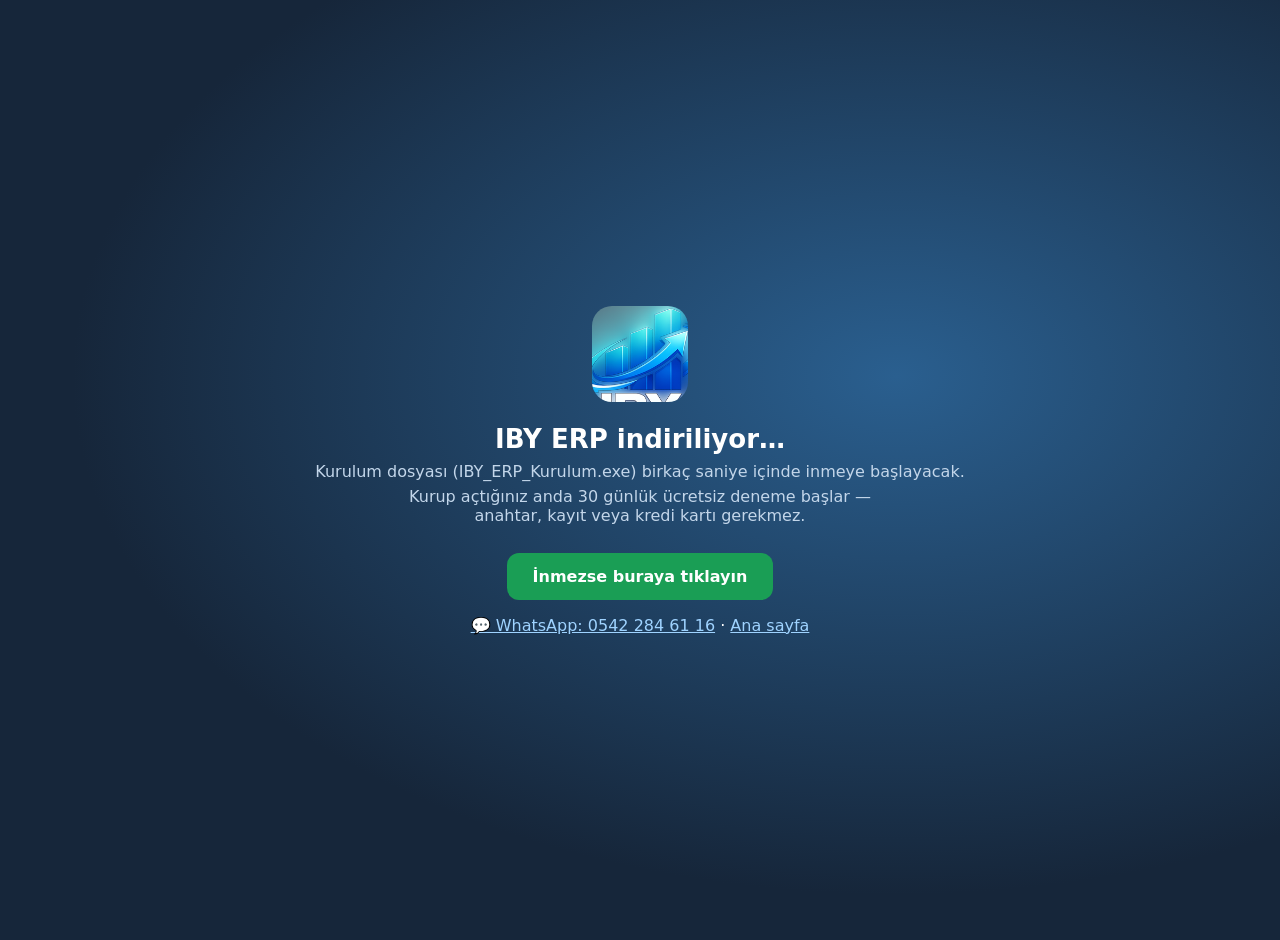
<file: indir/index.html>
<!doctype html>
<html lang="tr">
<head>
<meta charset="utf-8">
<meta name="viewport" content="width=device-width, initial-scale=1">
<title>IBY ERP İndir — Ücretsiz 30 Gün Deneme</title>
<meta name="description" content="IBY ERP Windows kurulum dosyasını indirin. Türkçe ERP, depo ve stok programı — 30 gün ücretsiz deneme.">
<link rel="canonical" href="https://ibyerp.com/indir/">
<link rel="icon" href="../favicon.ico">
<meta http-equiv="refresh" content="3; url=https://github.com/issali16-byte/iby-erp-surumler/releases/latest/download/IBY_ERP_Kurulum.exe">
<style>
  body { margin: 0; min-height: 100vh; display: grid; place-items: center; font-family: 'Segoe UI', system-ui, sans-serif;
         background: radial-gradient(ellipse at 70% 40%, #2a5f8f 0%, #16263a 65%); color: #fff; text-align: center; padding: 20px; }
  img { width: 96px; height: 96px; border-radius: 20px; }
  h1 { font-size: 26px; margin: 18px 0 8px; }
  p { color: #c3d6ea; margin: 6px 0; }
  a.dugme { display: inline-block; margin-top: 22px; padding: 14px 26px; border-radius: 12px; background: #1A9E55; color: #fff;
            font-weight: 700; text-decoration: none; }
  a.geri { display: inline-block; margin-top: 16px; color: #9fd3ff; }
</style>
<!-- Ziyaretçi sayacı (GoatCounter): bu sayfaya giriş = indirme tıklaması -->
<script data-goatcounter="https://ibyerp.goatcounter.com/count" async src="//gc.zgo.at/count.js"></script>
</head>
<body>
  <div>
    <img src="../img/apple-touch-icon.png" alt="IBY ERP">
    <h1>IBY ERP indiriliyor…</h1>
    <p>Kurulum dosyası (IBY_ERP_Kurulum.exe) birkaç saniye içinde inmeye başlayacak.</p>
    <p>Kurup açtığınız anda 30 günlük ücretsiz deneme başlar —<br>anahtar, kayıt veya kredi kartı gerekmez.</p>
    <a class="dugme" data-goatcounter-click="indir-elle" href="https://github.com/issali16-byte/iby-erp-surumler/releases/latest/download/IBY_ERP_Kurulum.exe">İnmezse buraya tıklayın</a><br>
    <a class="geri" data-goatcounter-click="whatsapp-indir" href="https://wa.me/905422846116?text=Merhaba%2C%20IBY%20ERP%20hakk%C4%B1nda%20bilgi%20almak%20istiyorum.">💬 WhatsApp: 0542 284 61 16</a> ·
    <a class="geri" href="../">Ana sayfa</a>
  </div>
</body>
</html>
</file>
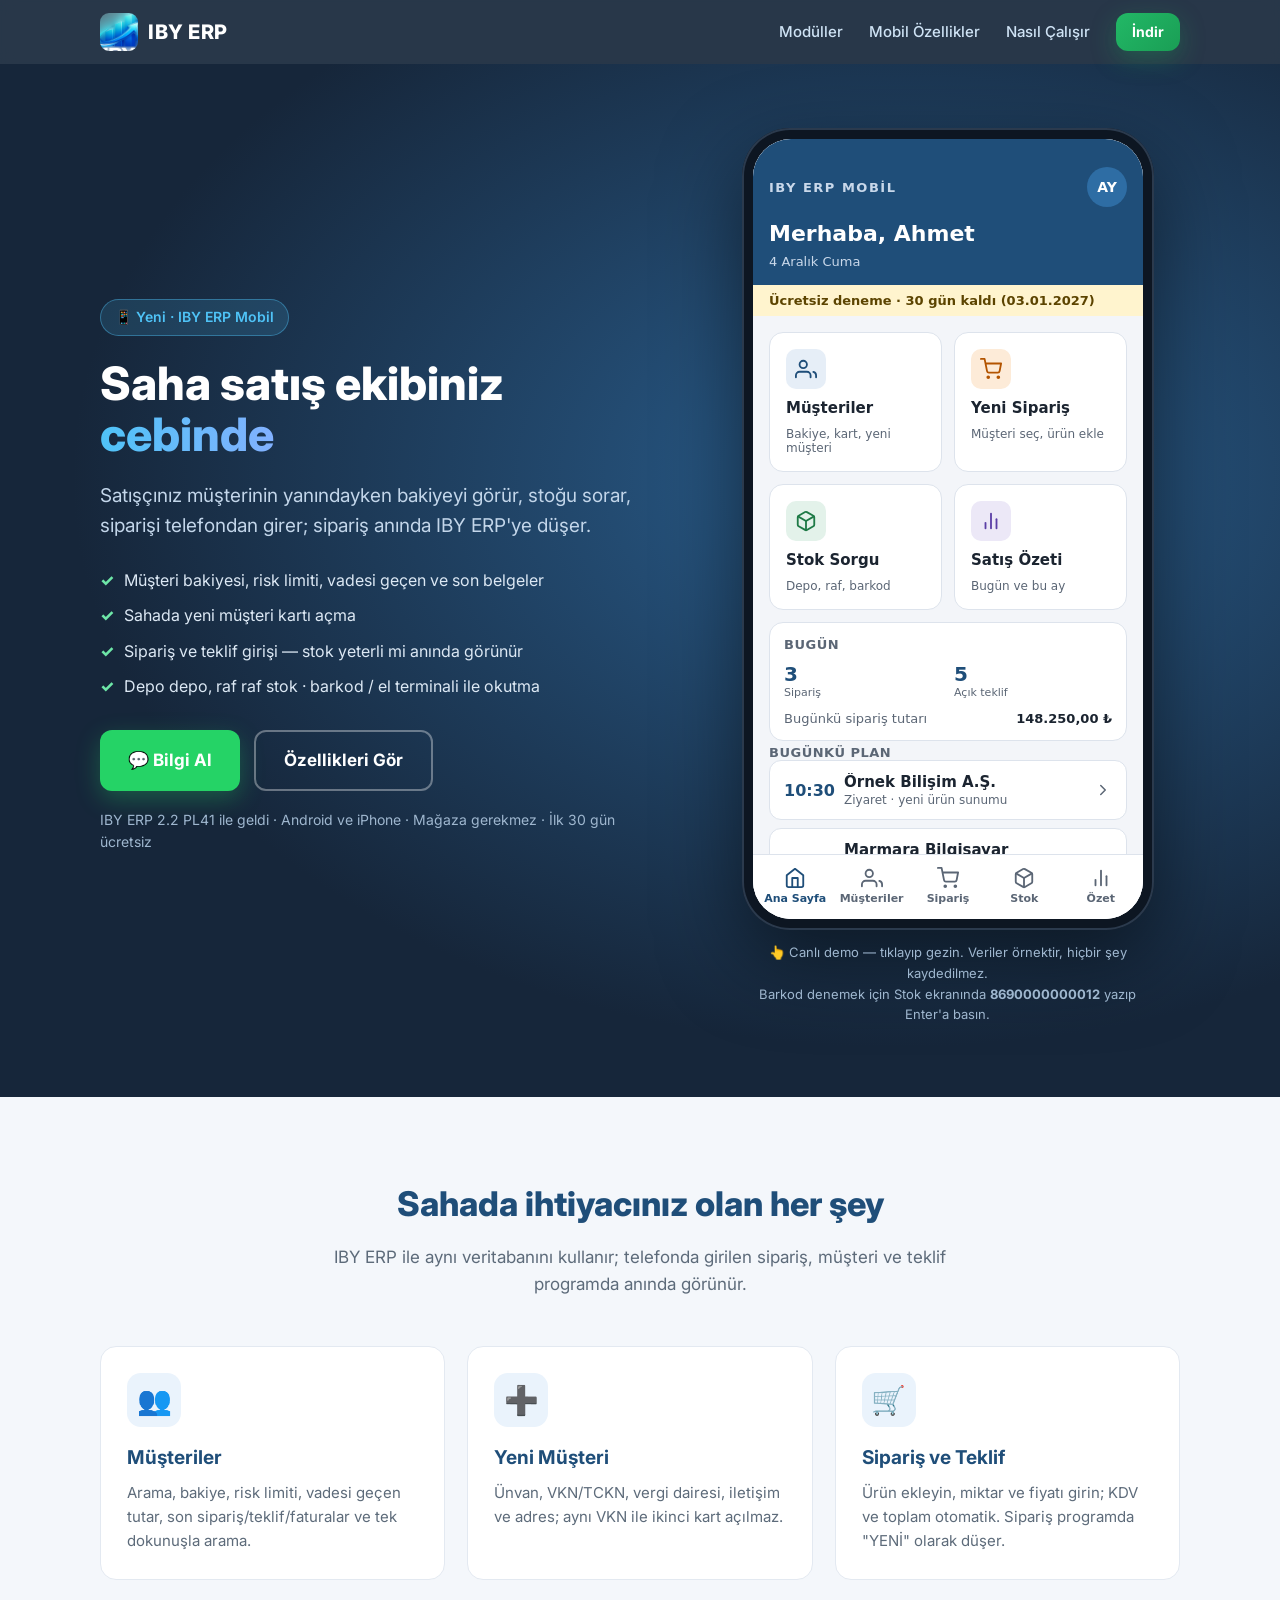
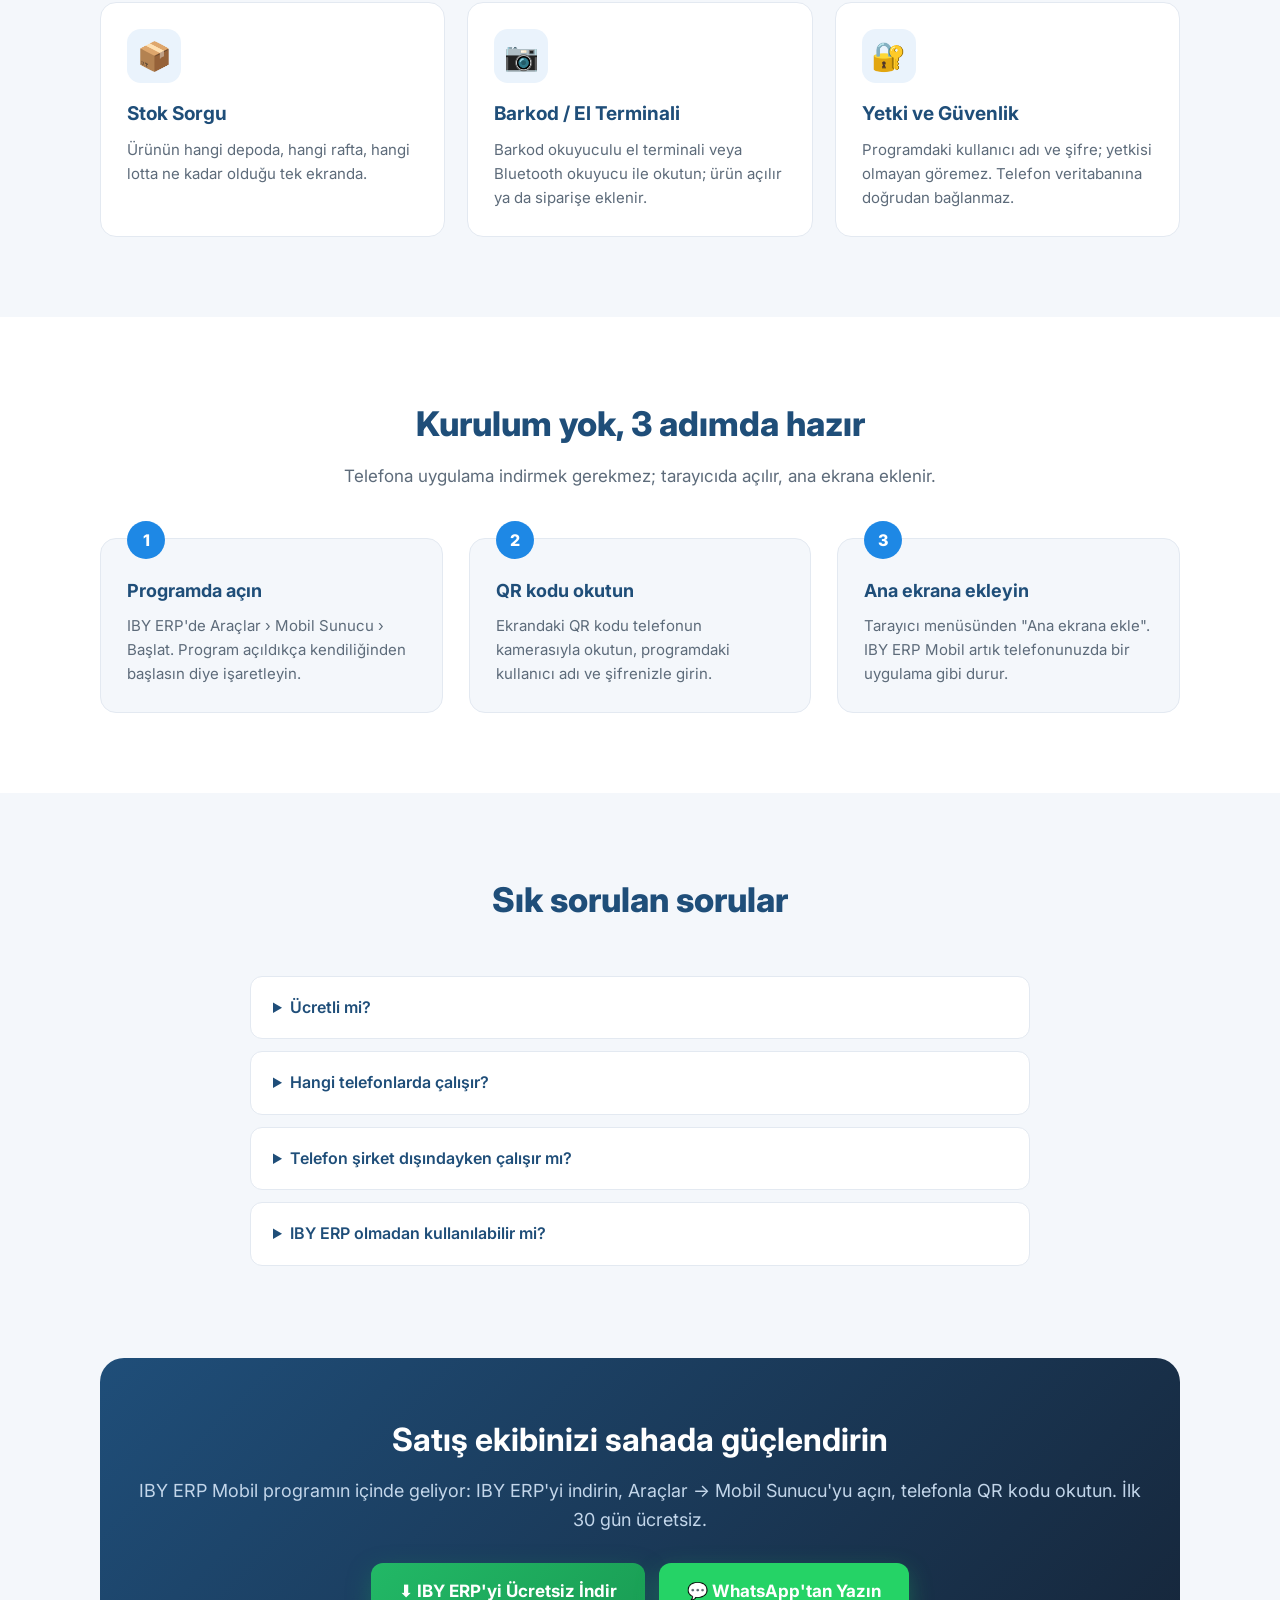
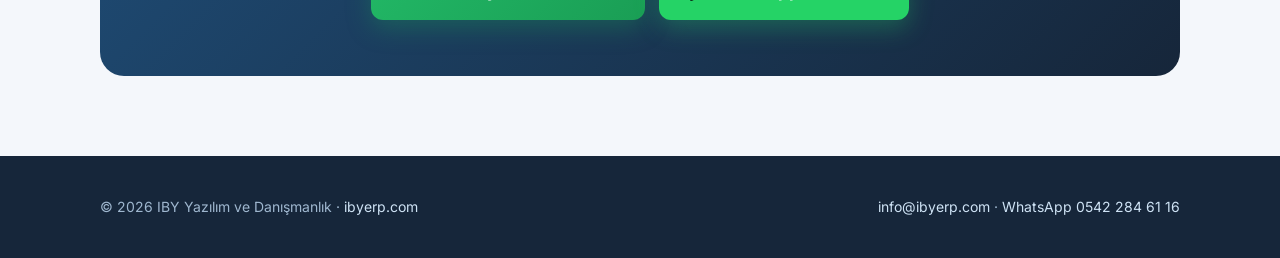
<file: mobil/index.html>
<!doctype html>
<html lang="tr">
<head>
<meta charset="utf-8">
<meta name="viewport" content="width=device-width, initial-scale=1">
<title>IBY ERP Mobil — Saha Satış, Stok ve Sipariş Uygulaması</title>
<meta name="description" content="IBY ERP Mobil: sahadaki satış ekibi için telefon uygulaması. Müşteri bakiyesi, yeni müşteri, sipariş ve teklif girişi, depo ve raf bazında stok, barkod / el terminali. Canlı demoyu hemen deneyin.">
<meta name="keywords" content="mobil ERP, saha satış uygulaması, mobil sipariş, mobil stok takip, el terminali, barkod okuyucu, depo uygulaması, mobil CRM, cari takip, teklif uygulaması">
<meta name="theme-color" content="#1F4E79">
<link rel="canonical" href="https://ibyerp.com/mobil/">
<link rel="icon" href="/favicon.ico">
<meta property="og:type" content="website">
<meta property="og:locale" content="tr_TR">
<meta property="og:site_name" content="IBY ERP">
<meta property="og:title" content="IBY ERP Mobil — saha satış ekibiniz cebinde">
<meta property="og:description" content="Müşteri, stok, sipariş ve teklif telefonda. Canlı demoyu deneyin.">
<meta property="og:url" content="https://ibyerp.com/mobil/">
<meta property="og:image" content="https://ibyerp.com/img/og.jpg">
<link rel="preconnect" href="https://fonts.googleapis.com">
<link rel="preconnect" href="https://fonts.gstatic.com" crossorigin>
<link href="https://fonts.googleapis.com/css2?family=Inter:wght@400;500;600;700;800&display=swap" rel="stylesheet">
<style>
  :root { --lacivert:#1F4E79; --koyu:#16263a; --mavi:#1e88e5; --acik-mavi:#4fc3f7; --yesil:#1A9E55; --wa:#25D366;
          --metin:#1d2733; --gri:#5d6b7a; --zemin:#f4f7fb; --kart:#ffffff; --cizgi:#e3e9f1; }
  * { box-sizing: border-box; margin: 0; padding: 0; }
  html { scroll-behavior: smooth; }
  body { font-family: 'Inter', 'Segoe UI', system-ui, sans-serif; color: var(--metin); background: var(--zemin); line-height: 1.6; }
  a { color: inherit; text-decoration: none; }
  .kap { max-width: 1120px; margin: 0 auto; padding: 0 20px; }
  header { position: sticky; top: 0; z-index: 10; background: rgba(22, 38, 58, .92); backdrop-filter: blur(8px); }
  header .kap { display: flex; align-items: center; justify-content: space-between; height: 64px; }
  .marka { display: flex; align-items: center; gap: 10px; color: #fff; font-weight: 800; font-size: 20px; letter-spacing: .5px; }
  .marka img { width: 38px; height: 38px; border-radius: 9px; }
  nav { display: flex; gap: 26px; align-items: center; }
  nav a { color: #cfe3f5; font-size: 15px; font-weight: 500; }
  nav a:hover { color: #fff; }
  nav .dugme { padding: 8px 16px; font-size: 14px; }
  .dugme { display: inline-flex; align-items: center; gap: 10px; padding: 15px 28px; border-radius: 12px; font-weight: 700; font-size: 17px; transition: transform .15s; }
  .dugme:hover { transform: translateY(-2px); }
  .indir { background: linear-gradient(135deg, #22b866, var(--yesil)); color: #fff; box-shadow: 0 8px 24px rgba(26,158,85,.35); }
  .wa { background: var(--wa); color: #fff; box-shadow: 0 8px 24px rgba(37,211,102,.3); }
  .cerceve { border: 2px solid rgba(255,255,255,.35); color: #fff; }
  .giris { background: radial-gradient(ellipse at 70% 40%, #2a5f8f 0%, var(--koyu) 65%); color: #fff; padding: 64px 0 72px; overflow: hidden; }
  .giris .kap { display: grid; grid-template-columns: minmax(0, 1.1fr) minmax(0, .9fr); gap: 48px; align-items: center; }
  .rozet { display: inline-block; background: rgba(79,195,247,.15); color: var(--acik-mavi); border: 1px solid rgba(79,195,247,.4); padding: 6px 14px; border-radius: 30px; font-size: 14px; font-weight: 600; margin-bottom: 22px; }
  h1 { font-size: 46px; line-height: 1.12; font-weight: 800; margin-bottom: 20px; }
  h1 span { background: linear-gradient(90deg, var(--acik-mavi), #82b1ff); -webkit-background-clip: text; background-clip: text; color: transparent; }
  .giris p.alt { font-size: 19px; color: #c3d6ea; margin-bottom: 26px; max-width: 540px; }
  .maddeler { list-style: none; display: grid; gap: 10px; margin-bottom: 30px; color: #dce8f4; font-size: 16px; }
  .maddeler li::before { content: "✓"; color: #6ee7a8; font-weight: 800; margin-right: 10px; }
  .dugmeler { display: flex; gap: 14px; flex-wrap: wrap; }
  .not { margin-top: 18px; font-size: 14px; color: #9fb7cf; }
  .telefon { justify-self: center; width: 100%; max-width: 412px; display: flex; flex-direction: column; align-items: center; gap: 12px; }
  .govde { width: 100%; padding: 11px; border-radius: 48px; background: #0d1622; box-shadow: 0 30px 80px rgba(0,0,0,.5), 0 0 0 2px #2b3a4d inset; }
  .govde iframe { display: block; width: 100%; height: 780px; border: 0; border-radius: 38px; background: #F3F5F9; }
  .telefon small { color: #9fb7cf; font-size: 13px; text-align: center; }
  section { padding: 80px 0; }
  .baslik { text-align: center; max-width: 680px; margin: 0 auto 48px; }
  .baslik h2 { font-size: 34px; font-weight: 800; color: var(--lacivert); margin-bottom: 12px; }
  .baslik p { color: var(--gri); font-size: 17px; }
  .izgara { display: grid; grid-template-columns: repeat(3, 1fr); gap: 22px; }
  .kart { background: var(--kart); border: 1px solid var(--cizgi); border-radius: 16px; padding: 26px; }
  .kart .ikon { font-size: 28px; width: 54px; height: 54px; display: grid; place-items: center; background: #eaf3fc; border-radius: 14px; margin-bottom: 16px; }
  .kart h3 { font-size: 19px; color: var(--lacivert); margin-bottom: 8px; }
  .kart p { color: var(--gri); font-size: 15px; }
  .adimlar-bolum { background: var(--kart); }
  .adimlar { display: grid; grid-template-columns: repeat(3, 1fr); gap: 26px; counter-reset: adim; }
  .adim { position: relative; padding: 30px 26px 26px; border-radius: 16px; background: var(--zemin); border: 1px solid var(--cizgi); }
  .adim::before { counter-increment: adim; content: counter(adim); position: absolute; top: -18px; left: 26px; width: 38px; height: 38px; border-radius: 50%; background: var(--mavi); color: #fff; font-weight: 800; display: grid; place-items: center; }
  .adim h3 { font-size: 18px; color: var(--lacivert); margin: 8px 0; }
  .adim p { color: var(--gri); font-size: 15px; }
  .cagri { background: linear-gradient(135deg, var(--lacivert), var(--koyu)); color: #fff; text-align: center; border-radius: 24px; padding: 56px 30px; }
  .cagri h2 { font-size: 32px; margin-bottom: 12px; }
  .cagri p { color: #c3d6ea; font-size: 18px; margin-bottom: 28px; }
  .cagri .dugmeler { justify-content: center; }
  .sss { max-width: 780px; margin: 0 auto; }
  details { background: var(--kart); border: 1px solid var(--cizgi); border-radius: 12px; padding: 18px 22px; margin-bottom: 12px; }
  summary { cursor: pointer; font-weight: 600; color: var(--lacivert); font-size: 16px; }
  details p { margin-top: 10px; color: var(--gri); font-size: 15px; }
  footer { background: var(--koyu); color: #9fb7cf; padding: 40px 0; font-size: 14px; }
  footer .kap { display: flex; justify-content: space-between; flex-wrap: wrap; gap: 16px; }
  footer a { color: #cfe3f5; }
  @media (max-width: 900px) {
    .giris .kap { grid-template-columns: minmax(0, 1fr); text-align: center; }
    .giris p.alt { margin-left: auto; margin-right: auto; }
    .maddeler { text-align: left; max-width: 460px; margin-left: auto; margin-right: auto; }
    .dugmeler { justify-content: center; }
    h1 { font-size: 34px; }
    .izgara, .adimlar { grid-template-columns: 1fr 1fr; }
    nav a:not(.dugme) { display: none; }
  }
  @media (max-width: 600px) {
    .izgara, .adimlar { grid-template-columns: 1fr; }
    h1 { font-size: 29px; }
    .baslik h2, .cagri h2 { font-size: 26px; }
    section { padding: 56px 0; }
    .dugme { width: 100%; justify-content: center; }
    .govde { padding: 6px; border-radius: 34px; }
    .govde iframe { height: 680px; border-radius: 28px; }
  }
</style>
<script data-goatcounter="https://ibyerp.goatcounter.com/count" async src="//gc.zgo.at/count.js"></script>
</head>
<body>
<header>
  <div class="kap">
    <a class="marka" href="/"><img src="/img/apple-touch-icon.png" alt="IBY ERP logosu">IBY ERP</a>
    <nav>
      <a href="/#moduller">Modüller</a>
      <a href="#ozellikler">Mobil Özellikler</a>
      <a href="#nasil">Nasıl Çalışır</a>
      <a class="dugme indir" data-goatcounter-click="indir-mobil-menu" href="/indir/">İndir</a>
    </nav>
  </div>
</header>

<main>
<section class="giris">
  <div class="kap">
    <div>
      <div class="rozet">📱 Yeni · IBY ERP Mobil</div>
      <h1>Saha satış ekibiniz <span>cebinde</span></h1>
      <p class="alt">Satışçınız müşterinin yanındayken bakiyeyi görür, stoğu sorar, siparişi telefondan girer; sipariş anında IBY ERP'ye düşer.</p>
      <ul class="maddeler">
        <li>Müşteri bakiyesi, risk limiti, vadesi geçen ve son belgeler</li>
        <li>Sahada yeni müşteri kartı açma</li>
        <li>Sipariş ve teklif girişi — stok yeterli mi anında görünür</li>
        <li>Depo depo, raf raf stok · barkod / el terminali ile okutma</li>
      </ul>
      <div class="dugmeler">
        <a class="dugme wa" data-goatcounter-click="whatsapp-mobil-ust" href="https://wa.me/905422846116?text=Merhaba%2C%20IBY%20ERP%20Mobil%20hakk%C4%B1nda%20bilgi%20almak%20istiyorum.">💬 Bilgi Al</a>
        <a class="dugme cerceve" href="#ozellikler">Özellikleri Gör</a>
      </div>
      <div class="not">IBY ERP 2.2 PL41 ile geldi · Android ve iPhone · Mağaza gerekmez · İlk 30 gün ücretsiz</div>
    </div>
    <div class="telefon">
      <div class="govde"><iframe src="demo/?v=4" title="IBY ERP Mobil canlı demo" loading="lazy"></iframe></div>
      <small>👆 Canlı demo — tıklayıp gezin. Veriler örnektir, hiçbir şey kaydedilmez.<br>Barkod denemek için Stok ekranında <b>8690000000012</b> yazıp Enter'a basın.</small>
    </div>
  </div>
</section>

<section id="ozellikler">
  <div class="kap">
    <div class="baslik">
      <h2>Sahada ihtiyacınız olan her şey</h2>
      <p>IBY ERP ile aynı veritabanını kullanır; telefonda girilen sipariş, müşteri ve teklif programda anında görünür.</p>
    </div>
    <div class="izgara">
      <div class="kart"><div class="ikon">👥</div><h3>Müşteriler</h3><p>Arama, bakiye, risk limiti, vadesi geçen tutar, son sipariş/teklif/faturalar ve tek dokunuşla arama.</p></div>
      <div class="kart"><div class="ikon">➕</div><h3>Yeni Müşteri</h3><p>Ünvan, VKN/TCKN, vergi dairesi, iletişim ve adres; aynı VKN ile ikinci kart açılmaz.</p></div>
      <div class="kart"><div class="ikon">🛒</div><h3>Sipariş ve Teklif</h3><p>Ürün ekleyin, miktar ve fiyatı girin; KDV ve toplam otomatik. Sipariş programda "YENİ" olarak düşer.</p></div>
      <div class="kart"><div class="ikon">📦</div><h3>Stok Sorgu</h3><p>Ürünün hangi depoda, hangi rafta, hangi lotta ne kadar olduğu tek ekranda.</p></div>
      <div class="kart"><div class="ikon">📷</div><h3>Barkod / El Terminali</h3><p>Barkod okuyuculu el terminali veya Bluetooth okuyucu ile okutun; ürün açılır ya da siparişe eklenir.</p></div>
      <div class="kart"><div class="ikon">🔐</div><h3>Yetki ve Güvenlik</h3><p>Programdaki kullanıcı adı ve şifre; yetkisi olmayan göremez. Telefon veritabanına doğrudan bağlanmaz.</p></div>
    </div>
  </div>
</section>

<section id="nasil" class="adimlar-bolum">
  <div class="kap">
    <div class="baslik">
      <h2>Kurulum yok, 3 adımda hazır</h2>
      <p>Telefona uygulama indirmek gerekmez; tarayıcıda açılır, ana ekrana eklenir.</p>
    </div>
    <div class="adimlar">
      <div class="adim"><h3>Programda açın</h3><p>IBY ERP'de Araçlar › Mobil Sunucu › Başlat. Program açıldıkça kendiliğinden başlasın diye işaretleyin.</p></div>
      <div class="adim"><h3>QR kodu okutun</h3><p>Ekrandaki QR kodu telefonun kamerasıyla okutun, programdaki kullanıcı adı ve şifrenizle girin.</p></div>
      <div class="adim"><h3>Ana ekrana ekleyin</h3><p>Tarayıcı menüsünden "Ana ekrana ekle". IBY ERP Mobil artık telefonunuzda bir uygulama gibi durur.</p></div>
    </div>
  </div>
</section>

<section>
  <div class="kap">
    <div class="baslik"><h2>Sık sorulan sorular</h2></div>
    <div class="sss">
      <details><summary>Ücretli mi?</summary><p>İlk 30 gün ücretsizdir. Sonrasında IBY ERP lisansınıza ek modül olarak eklenir; fiyat için bize WhatsApp'tan yazın.</p></details>
      <details><summary>Hangi telefonlarda çalışır?</summary><p>Güncel Android ve iPhone telefonların tarayıcısında çalışır. Telefonun kamerasıyla barkod okutulabilir; barkod okuyuculu el terminallerinde (Android) de kullanılabilir.</p></details>
      <details><summary>Telefon şirket dışındayken çalışır mı?</summary><p>Evet. Şirket ağında (Wi-Fi) doğrudan çalışır; sahada mobil veriyle de güvenli bir https adresinden bağlanır. Modemde port açmak gerekmez, şirket ağı dışarıya açılmaz. Dışarıdan erişimi kurulumda biz ayarlıyoruz.</p></details>
      <details><summary>IBY ERP olmadan kullanılabilir mi?</summary><p>Hayır. IBY ERP Mobil, IBY ERP'nin verisini kullanır; önce programı kurun. Program 30 gün ücretsiz denenebilir.</p></details>
    </div>
  </div>
</section>

<section style="padding-top: 0">
  <div class="kap">
    <div class="cagri">
      <h2>Satış ekibinizi sahada güçlendirin</h2>
      <p>IBY ERP Mobil programın içinde geliyor: IBY ERP'yi indirin, Araçlar → Mobil Sunucu'yu açın, telefonla QR kodu okutun. İlk 30 gün ücretsiz.</p>
      <div class="dugmeler">
        <a class="dugme indir" data-goatcounter-click="indir-mobil-alt" href="/indir/">⬇ IBY ERP'yi Ücretsiz İndir</a>
        <a class="dugme wa" data-goatcounter-click="whatsapp-mobil-alt" href="https://wa.me/905422846116?text=Merhaba%2C%20IBY%20ERP%20Mobil%20hakk%C4%B1nda%20bilgi%20almak%20istiyorum.">💬 WhatsApp'tan Yazın</a>
      </div>
    </div>
  </div>
</section>
</main>

<footer>
  <div class="kap">
    <div>© 2026 IBY Yazılım ve Danışmanlık · <a href="/">ibyerp.com</a></div>
    <div><a href="mailto:info@ibyerp.com">info@ibyerp.com</a> · <a href="https://wa.me/905422846116">WhatsApp 0542 284 61 16</a></div>
  </div>
</footer>
</body>
</html>
</file>
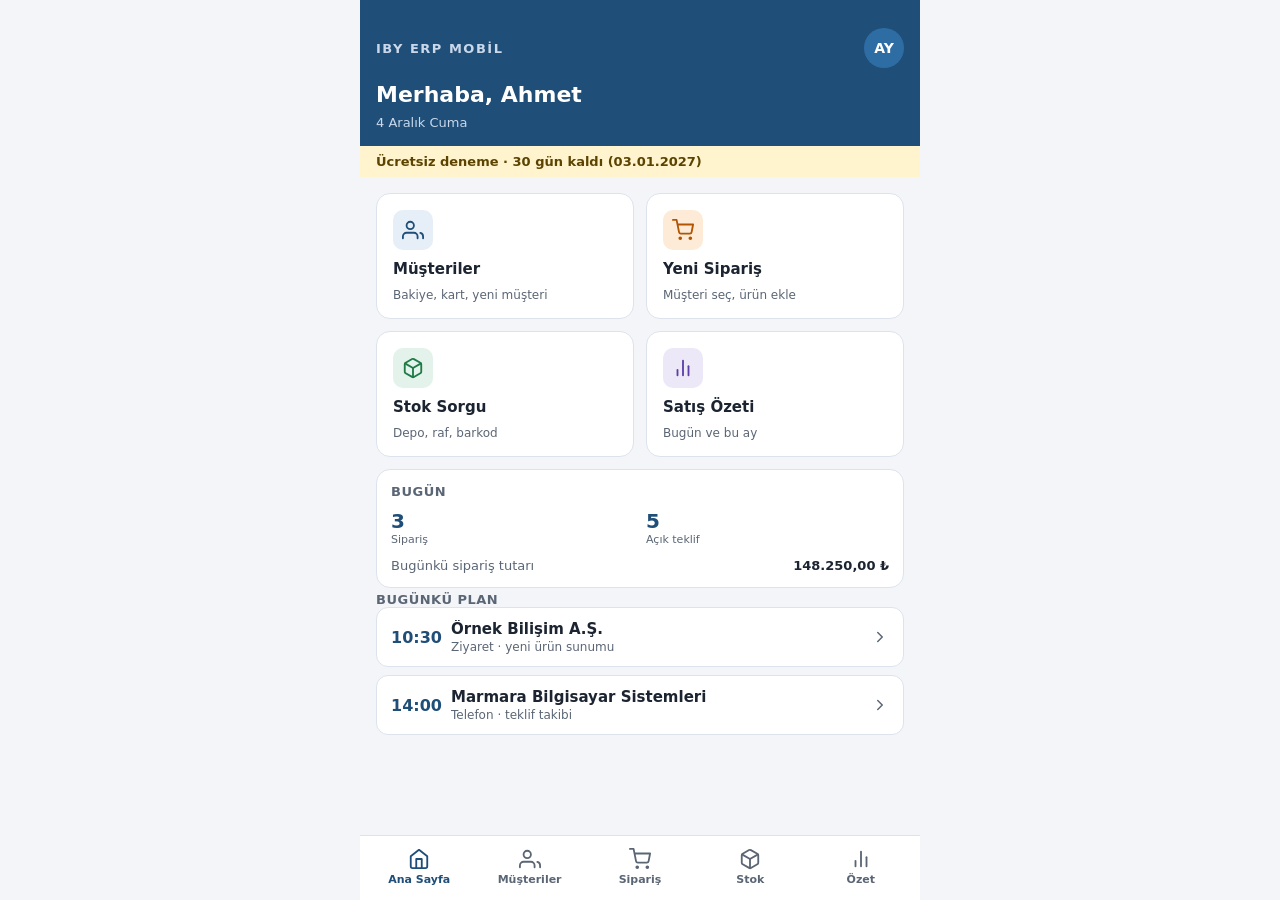
<file: mobil/demo/index.html>
<!doctype html>
<html lang="tr">
<head>
<meta charset="utf-8">
<meta name="viewport" content="width=device-width, initial-scale=1, viewport-fit=cover">
<meta name="theme-color" content="#1F4E79">
<meta name="apple-mobile-web-app-capable" content="yes">
<meta name="apple-mobile-web-app-title" content="IBY ERP Mobil">
<title>IBY ERP Mobil — Demo</title>
<meta name="robots" content="noindex">
<link rel="icon" href="ikon.svg" type="image/svg+xml">
<link rel="apple-touch-icon" href="ikon-192.png">
<link rel="stylesheet" href="app.css?v=6">
</head>
<body>
<div id="uygulama"></div>
<div id="bildirim" role="status" aria-live="polite"></div>
<script src="demo.js?v=4"></script>
<script src="app.js?v=7"></script>
</body>
</html>
</file>
<file: mobil/demo/app.css>
:root{--lacivert:#1F4E79;--koyu:#14324F;--zemin:#F3F5F9;--kart:#FFFFFF;--yazi:#1B2430;--soluk:#5B6675;--cizgi:#DDE3EC;
--yesil:#1E7A46;--yesil-z:#E3F2EA;--turuncu:#8A4100;--turuncu-z:#FDEBD8;--kirmizi:#B42318;--kirmizi-z:#FDE7E5;--acik:#C9D8EA}
*{box-sizing:border-box}
html,body{margin:0;height:100%;background:var(--zemin);color:var(--yazi);
font-family:system-ui,-apple-system,"Segoe UI",Roboto,sans-serif;-webkit-tap-highlight-color:transparent}
button,input,textarea{font:inherit;color:inherit}
#uygulama{max-width:560px;margin:0 auto;min-height:100%;display:flex;flex-direction:column;background:var(--zemin)}
.ust{background:var(--lacivert);color:#fff;padding:calc(env(safe-area-inset-top) + 16px) 16px 16px;display:flex;flex-direction:column;gap:8px;position:sticky;top:0;z-index:5}
.ust h1{margin:0;font-size:20px;font-weight:700}
.ust .alt{font-size:13px;color:var(--acik)}
.ust .satir{display:flex;justify-content:space-between;align-items:center;gap:8px}
.marka{font-size:13px;font-weight:600;letter-spacing:1.5px;color:var(--acik)}
.geri{align-self:flex-start;background:none;border:0;color:#fff;display:flex;align-items:center;gap:4px;padding:6px 2px;min-height:44px;cursor:pointer;font-size:14px}
.icerik{flex:1;padding:16px;display:flex;flex-direction:column;gap:12px;padding-bottom:96px}
.kart{background:var(--kart);border:1px solid var(--cizgi);border-radius:14px;padding:14px}
.izgara2{display:grid;grid-template-columns:repeat(2,minmax(0,1fr));gap:12px}
.izgara3{display:grid;grid-template-columns:repeat(3,minmax(0,1fr));gap:8px}
.kutu{background:var(--kart);border:1px solid var(--cizgi);border-radius:14px;padding:16px;display:flex;flex-direction:column;align-items:flex-start;gap:10px;cursor:pointer;text-align:left;min-height:104px}
.kutu .ik{width:40px;height:40px;border-radius:10px;display:flex;align-items:center;justify-content:center}
.kutu b{font-size:15px}.kutu small{font-size:12px;color:var(--soluk)}
.baslik{font-size:13px;font-weight:600;color:var(--soluk);letter-spacing:.5px;margin-top:4px}
.sayi{font-size:20px;font-weight:700;color:var(--lacivert)}
.etk{font-size:11px;color:var(--soluk)}
.liste{display:flex;flex-direction:column;gap:8px}
.oge{background:var(--kart);border:1px solid var(--cizgi);border-radius:12px;padding:12px 14px;display:flex;align-items:center;gap:12px;cursor:pointer;text-align:left;width:100%}
.oge .orta{flex:1;min-width:0;display:flex;flex-direction:column;gap:2px}
.oge .ad{font-size:15px;font-weight:600;overflow:hidden;text-overflow:ellipsis}
.oge .bilgi{font-size:12px;color:var(--soluk)}
.oge .sag{display:flex;flex-direction:column;align-items:flex-end;gap:2px;white-space:nowrap}
.yuvarlak{width:40px;height:40px;border-radius:20px;background:#E6EEF7;color:var(--lacivert);display:flex;align-items:center;justify-content:center;font-weight:700;font-size:14px;flex:none}
.ara{display:flex;align-items:center;gap:8px;background:#fff;border-radius:10px;padding:0 12px;height:46px;color:var(--soluk)}
.ara input{flex:1;border:0;outline:0;font-size:16px;background:transparent;color:var(--yazi);min-width:0}
.dugme{height:48px;border-radius:12px;border:0;background:var(--lacivert);color:#fff;font-size:15px;font-weight:600;cursor:pointer;padding:0 16px;display:inline-flex;align-items:center;justify-content:center;gap:8px;text-decoration:none}
.dugme.ikincil{background:#fff;color:var(--lacivert);border:1.5px solid var(--lacivert)}
.dugme.kucuk{height:40px;font-size:14px}
.dugme.beyaz{background:#fff;color:var(--lacivert)}
.dugme:disabled{opacity:.5}
.tam{width:100%}
.alan{display:flex;flex-direction:column;gap:6px;font-size:13px;font-weight:600;color:#3A4555}
.alan input,.alan textarea{height:46px;border:1px solid #C5CFDC;border-radius:10px;padding:0 12px;font-size:16px;font-weight:400;background:#fff;min-width:0;width:100%}
.alan textarea{height:auto;padding:10px 12px;resize:none}
.hata{background:var(--kirmizi-z);color:#8F1B13;border-radius:10px;padding:10px 12px;font-size:14px;font-weight:600}
.rozet{font-size:12px;font-weight:600;padding:4px 10px;border-radius:20px}
.var{background:var(--yesil-z);color:var(--yesil)}.az{background:var(--turuncu-z);color:var(--turuncu)}.yok{background:var(--kirmizi-z);color:var(--kirmizi)}
.yesil{color:var(--yesil)}.kirmizi{color:var(--kirmizi)}
.alt-menu{position:fixed;bottom:0;left:0;right:0;max-width:560px;margin:0 auto;background:#fff;border-top:1px solid var(--cizgi);display:grid;grid-template-columns:repeat(5,minmax(0,1fr));padding:6px 4px calc(env(safe-area-inset-bottom) + 8px);z-index:6}
.alt-menu button{background:none;border:0;display:flex;flex-direction:column;align-items:center;gap:3px;padding:6px 0;cursor:pointer;font-size:11px;font-weight:600;color:var(--soluk)}
.alt-menu button.aktif{color:var(--lacivert)}
.sepet-alt{position:sticky;bottom:0;background:#fff;border-top:1px solid var(--cizgi);padding:12px 16px calc(env(safe-area-inset-bottom) + 14px);display:flex;flex-direction:column;gap:8px}
.toplam{display:flex;justify-content:space-between;font-size:13px;color:var(--soluk)}
.toplam.buyuk{font-size:17px;font-weight:700;color:var(--yazi)}
.adim{display:flex;align-items:center;border:1px solid var(--cizgi);border-radius:10px}
.adim button{width:44px;height:42px;background:none;border:0;font-size:20px;color:var(--lacivert);cursor:pointer}
.adim input{width:84px;height:42px;border:0;text-align:center;font-size:15px;font-weight:600;outline:0;background:transparent}
.sekme{display:flex;gap:8px}
.sekme button{flex:1;height:42px;border-radius:10px;font-weight:600;cursor:pointer;background:#fff;color:var(--lacivert);border:1.5px solid var(--cizgi)}
.sekme button.secili{background:var(--lacivert);color:#fff;border-color:var(--lacivert)}
.raf{display:flex;justify-content:space-between;font-size:13px;padding:6px 0;border-top:1px solid #EEF1F5}
.bos{padding:32px 8px;text-align:center;color:var(--soluk);font-size:14px}
.ortala{flex:1;display:flex;flex-direction:column;align-items:center;justify-content:center;gap:14px;padding:32px;text-align:center}
#bildirim{position:fixed;left:50%;top:calc(env(safe-area-inset-top) + 12px);transform:translateX(-50%);background:var(--yazi);color:#fff;padding:10px 16px;border-radius:10px;font-size:14px;opacity:0;transition:opacity .2s;pointer-events:none;max-width:90%;z-index:20}
#bildirim.goster{opacity:1}
.perde{position:fixed;inset:0;background:rgba(20,30,45,.45);z-index:30;display:flex;align-items:flex-end;justify-content:center}
.sayfa-alt{background:var(--zemin);width:100%;max-width:560px;max-height:88vh;border-radius:18px 18px 0 0;display:flex;flex-direction:column;overflow:hidden}
.sayfa-alt .bas{padding:14px 16px;display:flex;flex-direction:column;gap:10px;background:#fff;border-bottom:1px solid var(--cizgi)}
.sayfa-alt .govde{overflow-y:auto;padding:12px 16px 24px}
video.kamera{width:100%;border-radius:12px;background:#000;max-height:260px;object-fit:cover}
.gizli{position:absolute;width:1px;height:1px;overflow:hidden;clip:rect(0 0 0 0)}
.fiyat-yok{border-color:#E8A33D !important;background:#FFF8EC !important}
.alt-menu button{min-width:0;font-size:clamp(9px,3.1vw,11px)}
/* PL199 atölye (tablet / makine ekranı) */
body.genis #uygulama{max-width:1180px}
.secim{height:46px;border:0;border-radius:10px;padding:0 12px;font-size:16px;background:#fff;color:var(--yazi);max-width:420px}
.secim.acik{border:1px solid #C5CFDC;max-width:none;width:100%}
.kartlar{display:grid;grid-template-columns:repeat(auto-fill,minmax(min(100%,420px),1fr));gap:12px}
.kart.is{display:flex;flex-direction:column;gap:6px}
.is-bas{display:flex;flex-wrap:wrap;align-items:center;gap:8px 12px;font-size:14px}
.is-no{font-size:19px}
.is-mamul{font-size:16px}
.is-miktar{font-size:17px;font-weight:700;color:var(--lacivert)}
.is-op{font-size:15px;font-weight:600}
.is-uyari{font-size:14px;font-weight:600;color:var(--turuncu)}
.is-uyari.kirmizi{color:var(--kirmizi)}
.etk2{color:var(--soluk);font-size:13px}
.is-dugmeler{display:grid;grid-template-columns:repeat(auto-fit,minmax(150px,1fr));gap:8px;margin-top:6px}
.is-dugmeler .dugme{height:58px;font-size:17px}
.dugme.yesil-d{background:#2E7D32}.dugme.turuncu-d{background:#EF6C00}.dugme.gri-d{background:#546E7A}
.perde .izgara2 .dugme{height:58px;font-size:16px}
body.genis .sayfa-alt{max-width:640px}
</file>
